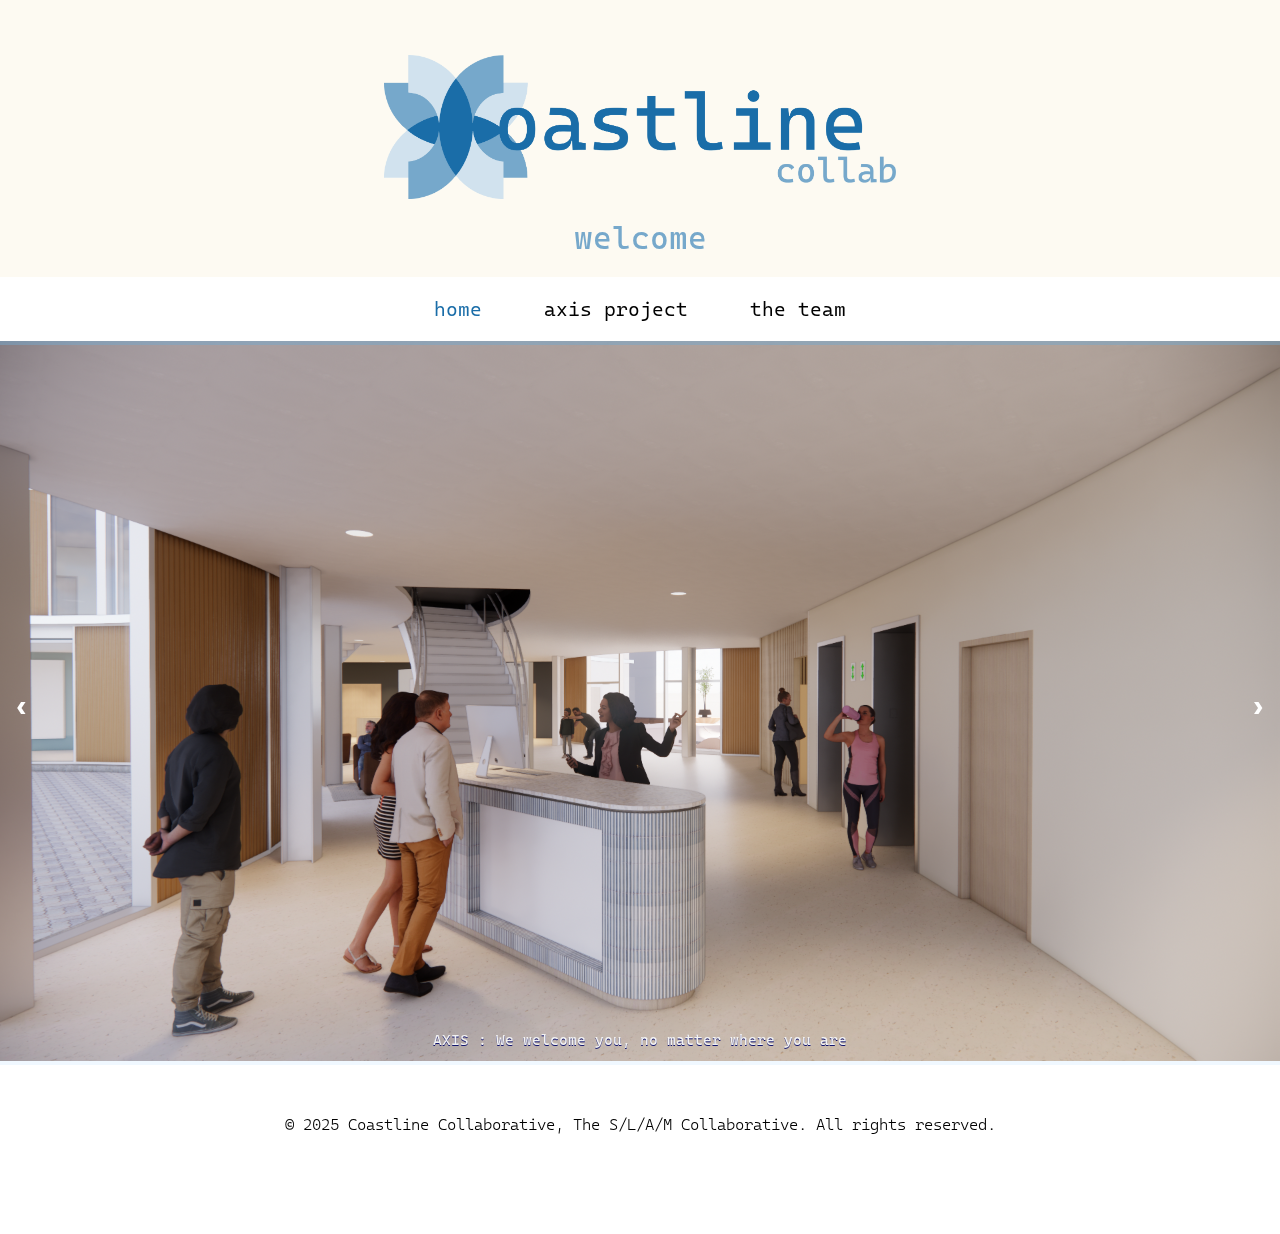
<file: index.html>
<!DOCTYPE html>
<html>
<head>
	<meta charset="utf-8">
	<meta name="viewport" content="width=device-width, initial-scale=1">
	<title>Coastline Collaborative</title>
	<link rel="icon" type="image/x-icon" href="img/branding/Logo Final Icon.png">

	<link rel="stylesheet" type="text/css" href="css/styles.css">
	<link rel="stylesheet" type="text/css" href="css/carousel-style.css">
	<link rel="stylesheet" type="text/css" href="css/wave_anim.css">
	<style>
		@import url('https://fonts.googleapis.com/css2?family=Cascadia+Code:ital,wght@0,200..700;1,200..700&display=swap');
	</style>
</head>
<body>
	<header>
		<div class="wave-container">
			<div class="ocean">
				<div class="wave"></div>
				<div class="wave"></div>
			</div>
		</div>

		<div class="welcome">
			<img src="img/branding/Logo Final Full.png" id="logo">
			<h1>welcome</h1>
		</div>
	</header>
	
	<nav>
		<ul class="header-nav">
			<li>home</li>
			<li><a href="project.html">axis project</a></li>
			<li><a href="team.html">the team</a></li>
		</ul>
	</nav>

	<div class="carousel-container">
		<div class="slide fade">
			<img src="img/proj/renders/spaces/ENTRANCE.png" style="width: 100%">
			<div class="caption">AXIS : We welcome you, no matter where you are</div>
		</div>
		<div class="slide fade">
			<img src="img/proj/renders/spaces/CAFE.png" style="width: 100%">
			<div class="caption">Caf&eacute; : Open every day 9AM - 9PM</div>
		</div>
		<div class="slide fade">
			<img src="img/proj/renders/spaces/COMMUNITY KITCHEN 2.png" style="width: 100%">
			<div class="caption">Community Kitchen : East/West Cooking Workshop this Wednesday</div>
		</div>
		<div class="slide fade">
			<img src="img/proj/renders/spaces/DISCOVERY HALL.png" style="width: 100%">
			<div class="caption">Discovery Hall : Open 24/7 (for those with access)</div>
		</div>
		<div class="slide fade">
			<img src="img/proj/renders/spaces/ENTERTAINMENT.png" style="width: 100%">
			<div class="caption">This Week in Axis Entertainment : Come see The Happy Fits LIVE from both sides of the country</div>
		</div>
		<div class="slide fade">
			<img src="img/proj/renders/spaces/PORTAL.png" style="width: 100%">
			<div class="caption">Portal : See what's going on at Axis from across the country</div>
		</div>
		<div class="slide fade">
			<img src="img/proj/renders/spaces/VR-AR ROOM.png" style="width: 100%">
			<div class="caption">VR/AR : Experience the East & West Coasts like never before</div>
		</div>
		<div class="slide fade">
			<img src="img/proj/renders/spaces/YOGA RM.png" style="width: 100%">
			<div class="caption">Fitness & Wellness : Yoga classes free of charge this Sunday</div>
		</div>

		<a class="prev" onclick="plusSlides(-1)">&#10094;</a>
  		<a class="next" onclick="plusSlides(1)">&#10095;</a>
		<script src="js/carousel-func.js"></script>
	</div>	

	<footer>
		<p>&copy; 2025 Coastline Collaborative, The S/L/A/M Collaborative. All rights reserved.</p>
	</footer>
		
</body>
</html>
</file>
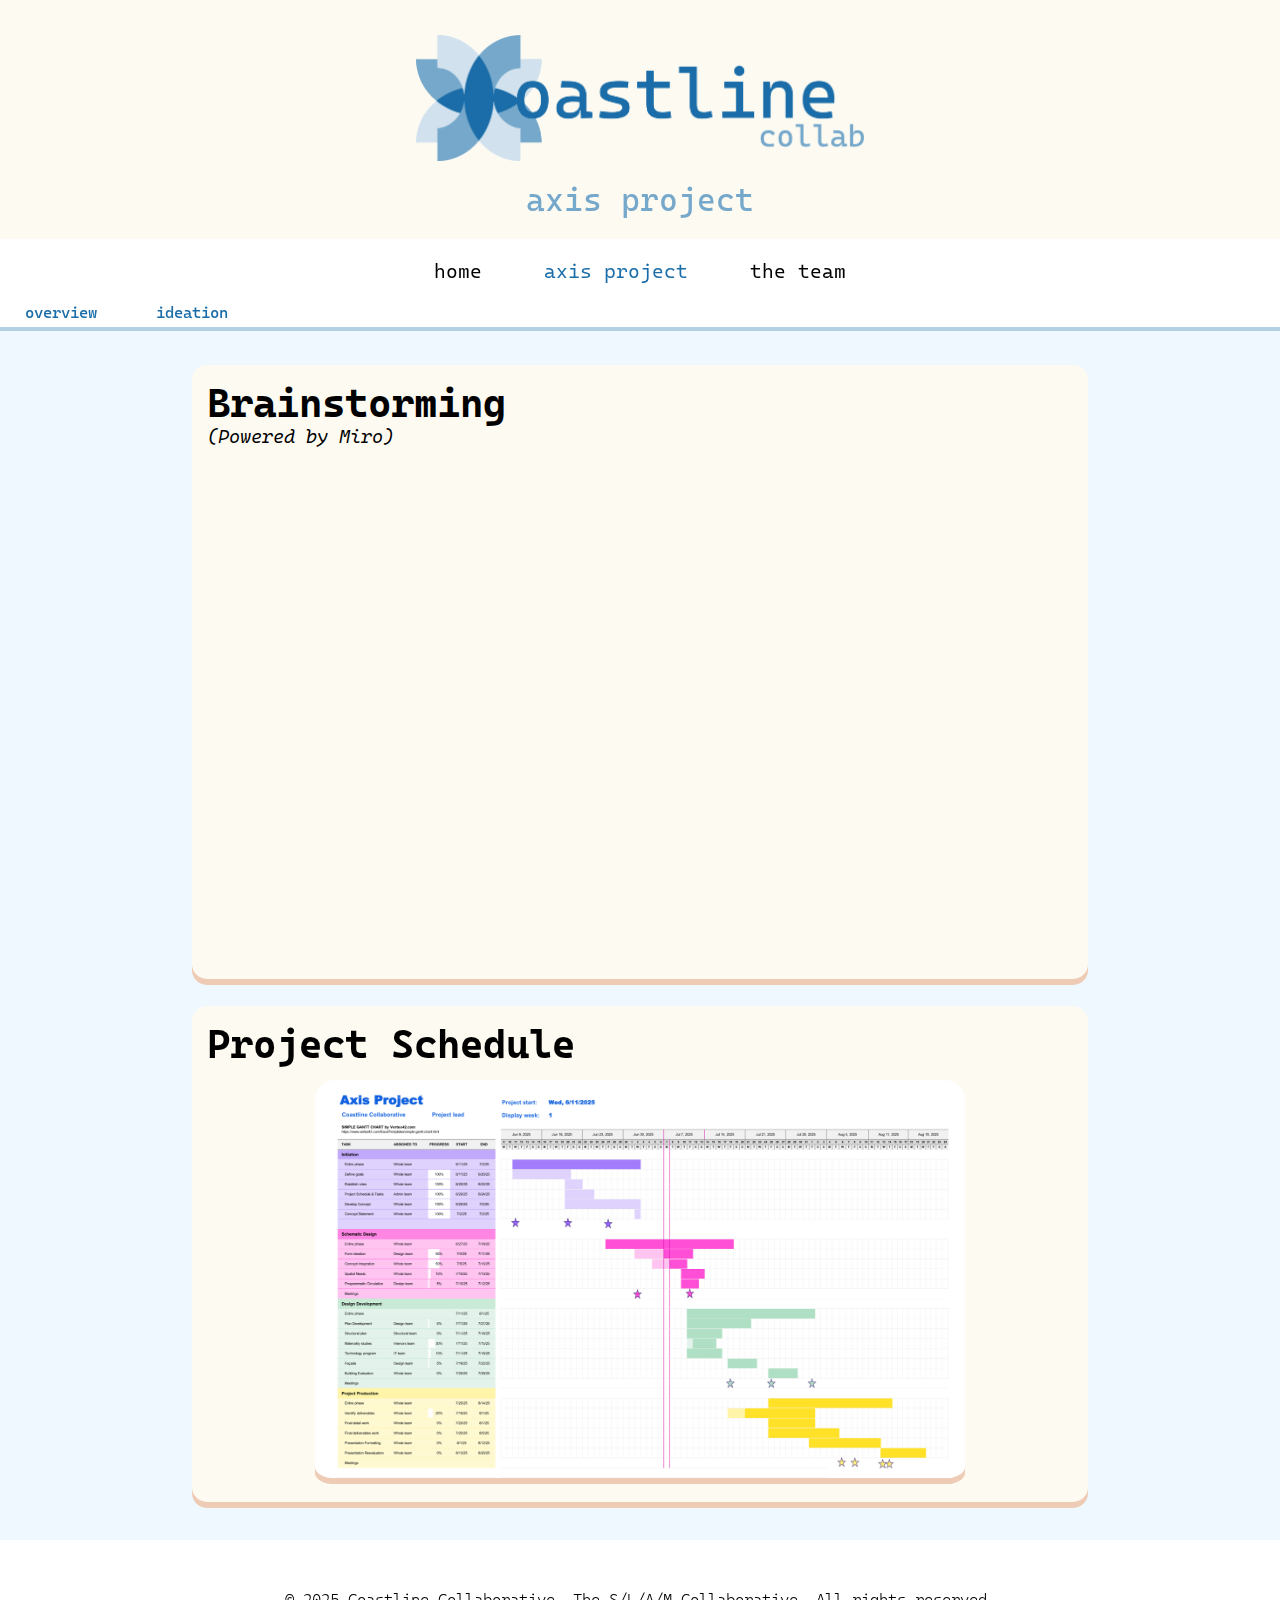
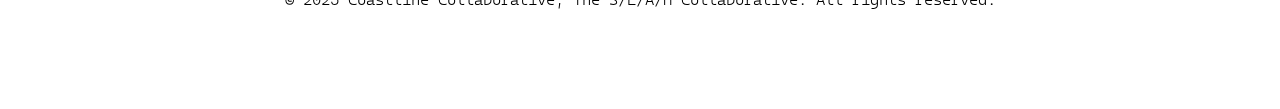
<file: project.html>
<!DOCTYPE html>
<html>
<head>
	<meta charset="utf-8">
	<meta name="viewport" content="width=device-width, initial-scale=1">
	<title>Coastline - Axis Project</title>
	<link rel="icon" type="image/x-icon" href="img/branding/Logo Final Icon.png">

	<link rel="stylesheet" type="text/css" href="css/styles.css">
	<link rel="stylesheet" type="text/css" href="css/proj_style.css">
	<link rel="stylesheet" type="text/css" href="css/wave_anim.css">
	<style>
		@import url('https://fonts.googleapis.com/css2?family=Cascadia+Code:ital,wght@0,200..700;1,200..700&display=swap');
	</style>
</head>
<body>
	<header>
		<div class="wave-container">
			<div class="ocean">
				<div class="wave"></div>
				<div class="wave"></div>
			</div>
		</div>

		<img src="img/branding/Logo Final Full.png" id="logo">
		<h1>axis project</h1>
	</header>

	<nav>
		<ul class="header-nav">
			<li><a href="index.html">home</a></li>
			<li>axis project</li>
			<li><a href="team.html">the team</a></li>
		</ul>
	</nav>
	<nav>
		<ul class="subheader-nav">
			<li>overview</li>
			<li>ideation</li>
			<li></li>
		</ul>
	</nav>

	

	<div class="body-container">
		<div class="block-container" id="miro-block">
			<h2>Brainstorming</h2>
			<h3><i>(Powered by Miro)</i></h3>
			<iframe class="miro-board" width="1000" height="500" src="https://miro.com/app/live-embed/uXjVInhLu2U=/?embedMode=view_only_without_ui&moveToViewport=37438,-6180,40746,19680&embedId=715825984166" frameborder="0" scrolling="no" allow="fullscreen; clipboard-read; clipboard-write" allowfullscreen></iframe>
		</div>

		<div class="block-container" id="schedule-block">
			<h2>Project Schedule</h2>
			<img src="img/proj/proj-schedule.png" id="proj-schedule">
		</div>
	</div>

	<footer>
		<p>&copy; 2025 Coastline Collaborative, The S/L/A/M Collaborative. All rights reserved.</p>
	</footer>

</body>
</html>
</file>
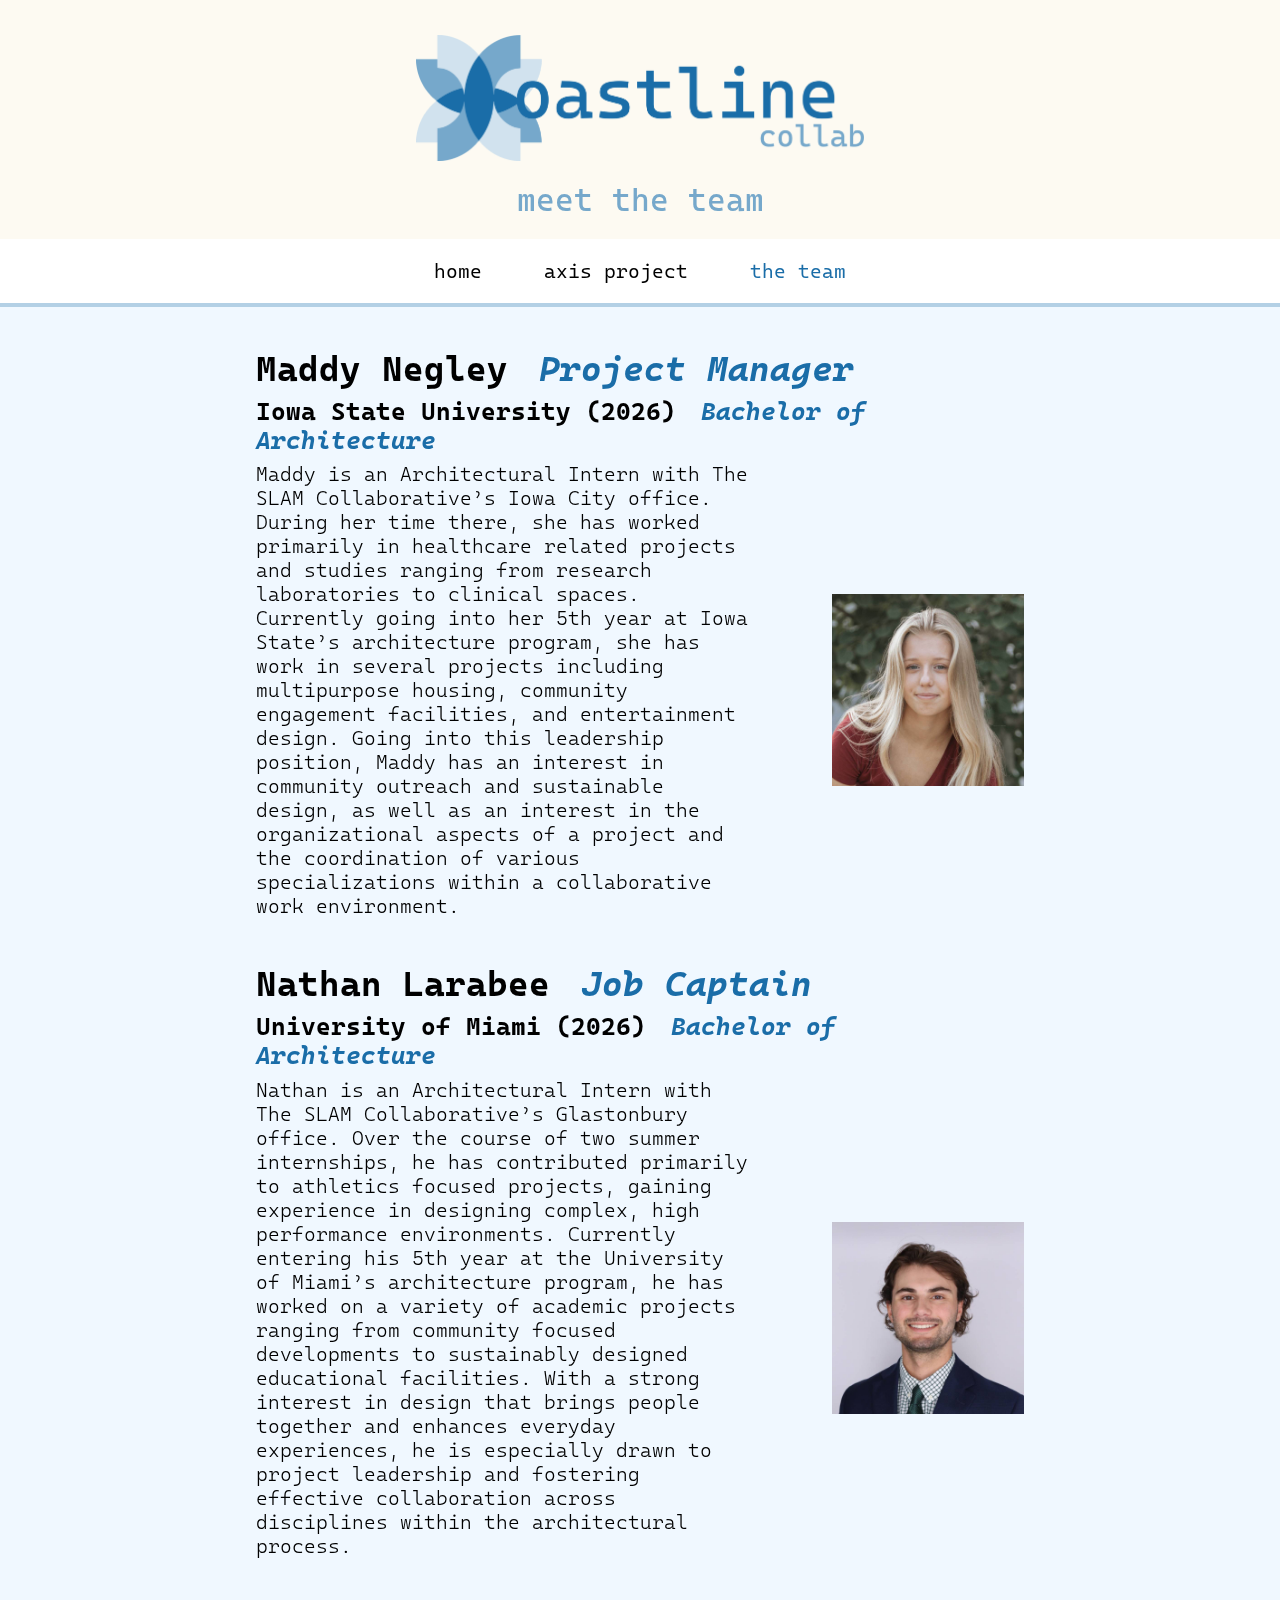
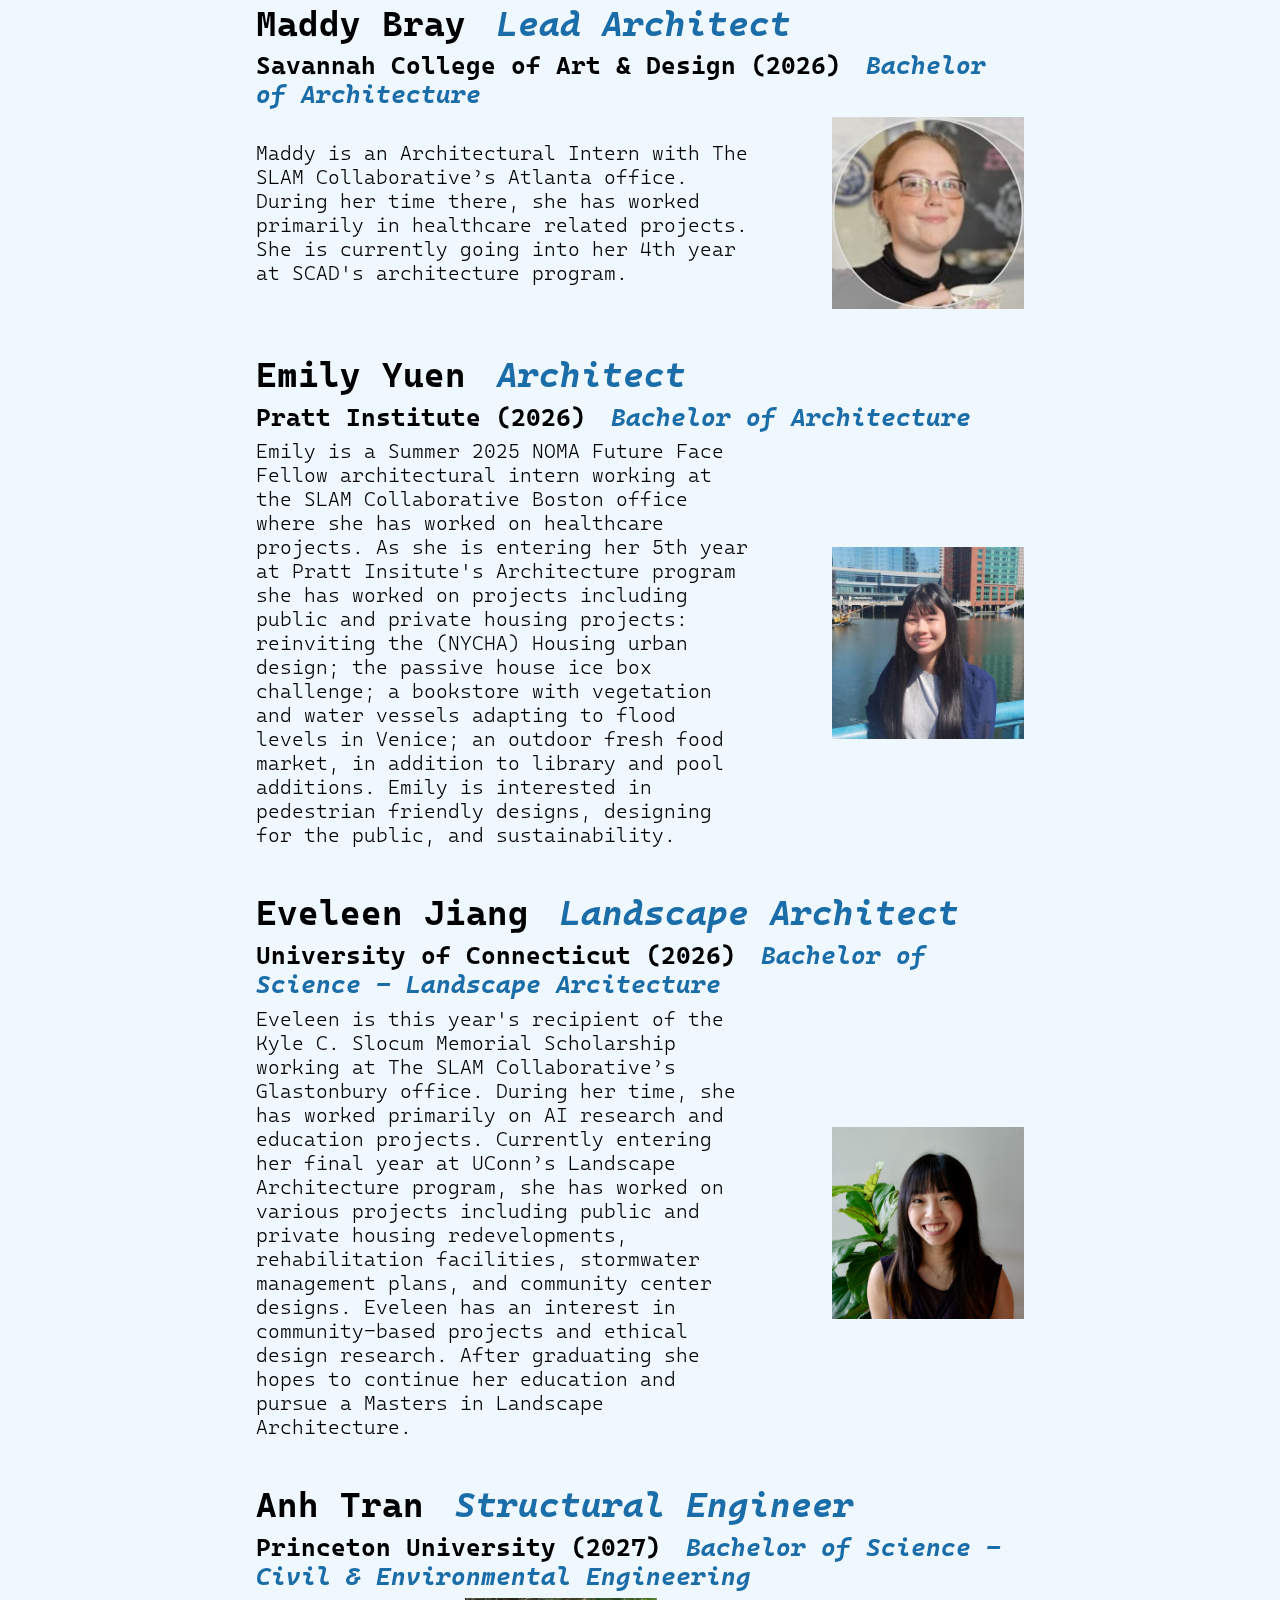
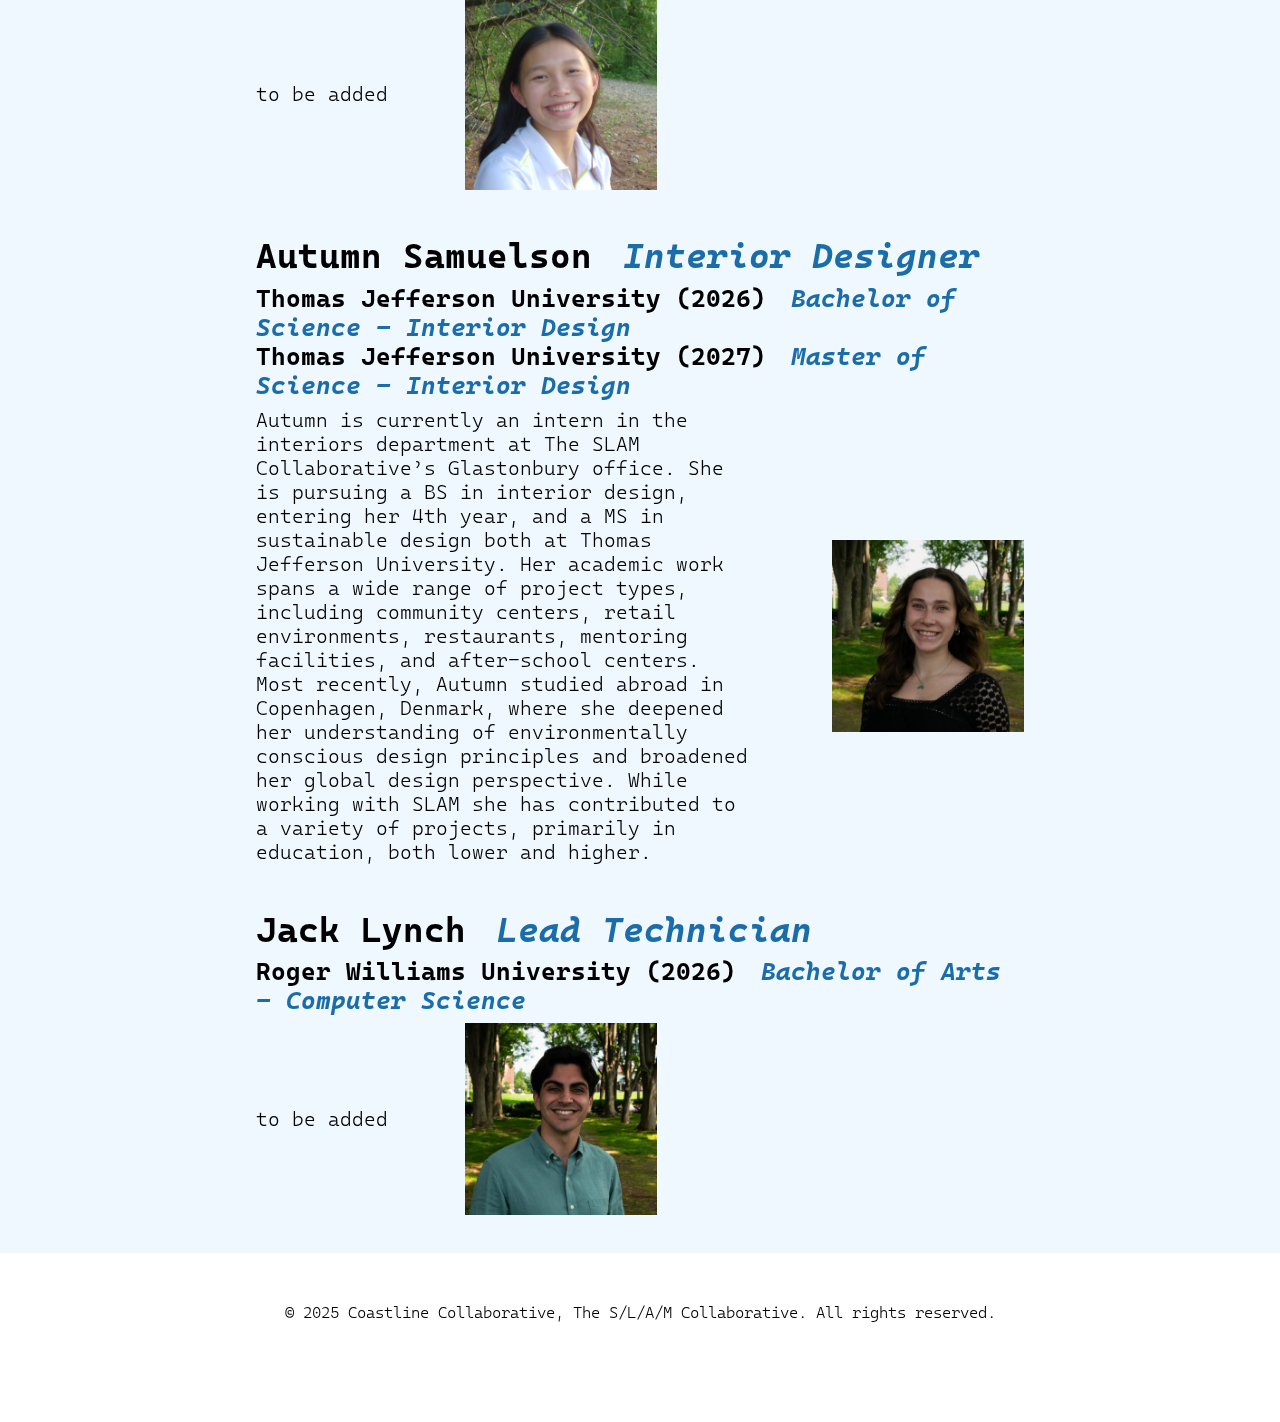
<file: team.html>
<!DOCTYPE html>
<html>
<head>
	<meta charset="utf-8">
	<meta name="viewport" content="width=device-width, initial-scale=1">
	<title>Coastline - The Team</title>
	<link rel="icon" type="image/x-icon" href="img/branding/Logo Final Icon.png">

	<link rel="stylesheet" type="text/css" href="css/styles.css">
	<link rel="stylesheet" type="text/css" href="css/team_style.css">
	<link rel="stylesheet" type="text/css" href="css/wave_anim.css">

	<style>
		@import url('https://fonts.googleapis.com/css2?family=Cascadia+Code:ital,wght@0,200..700;1,200..700&display=swap');
	</style>
</head>
<body>
	<header>
		<div class="wave-container">
			<div class="ocean">
				<div class="wave"></div>
				<div class="wave"></div>
			</div>
		</div>

		<img src="img/branding/Logo Final Full.png" id="logo">
		<h1>meet the team</h1>
	</header>
	
	<nav>
		<ul class="header-nav">
			<li><a href="index.html">home</a></li>
			<li><a href="project.html">axis project</a></li>
			<li>the team</li>
		</ul>
	</nav>

	<div id="maddyn" class="member">
		<h2 class="title"><span class="name">Maddy Negley</span> Project Manager</h2>
		<h3 class="academics"><span class="school">Iowa State University (2026)</span> Bachelor of Architecture</h3>
		
		<div class="info">
			<p class="bio">Maddy is an Architectural Intern with The SLAM Collaborative’s Iowa City office. During her time there, she has worked primarily in healthcare related projects and studies ranging from research laboratories to clinical spaces. Currently going into her 5th year at Iowa State’s architecture program, she has work in several projects including multipurpose housing, community engagement facilities, and entertainment design. Going into this leadership position, Maddy has an interest in community outreach and sustainable design, as well as an interest in the organizational aspects of a project and the coordination of various specializations within a collaborative work environment.</p>
			<img src="img/Maddy Negley Headshot.jpg" id="maddyn_pic" class="headshot">
		</div>
	</div>

	<div id="nathan" class="member">
		<h2 class="title"><span class="name">Nathan Larabee</span> Job Captain</h2>
		<h3 class="academics"><span class="school">University of Miami (2026)</span> Bachelor of Architecture</h3>
		
		<div class="info">
			<p class="bio">Nathan is an Architectural Intern with The SLAM Collaborative’s Glastonbury office. Over the course of two summer internships, he has contributed primarily to athletics focused projects, gaining experience in designing complex, high performance environments. Currently entering his 5th year at the University of Miami’s architecture program, he has worked on a variety of academic projects ranging from community focused developments to sustainably designed educational facilities. With a strong interest in design that brings people together and enhances everyday experiences, he is especially drawn to project leadership and fostering effective collaboration across disciplines within the architectural process.</p>
			<img src="img/Nathan_Larabee_Headshot.jpg" id="nathan_pic" class="headshot">
		</div>
	</div>

	<div id="maddyb" class="member">
		<h2 class="title"><span class="name">Maddy Bray</span> Lead Architect</h2>
		<h3 class="academics"><span class="school">Savannah College of Art & Design (2026)</span> Bachelor of Architecture</h3>
		
		<div class="info">
			<p class="bio">Maddy is an Architectural Intern with The SLAM Collaborative’s Atlanta office. During her time there, she has worked primarily in healthcare related projects. She is currently going into her 4th year at SCAD's architecture program.</p>
			<img src="img/maddy b headshot.jpg" id="maddyb_pic" class="headshot">
		</div>
	</div>

	<div id="emily" class="member">
		<h2 class="title"><span class="name">Emily Yuen</span> Architect</h2>
		<h3 class="academics"><span class="school">Pratt Institute (2026)</span> Bachelor of Architecture</h3>
		
		<div class="info">
			<p class="bio">Emily is a Summer 2025 NOMA Future Face Fellow architectural intern working at the SLAM Collaborative Boston office where she has worked on healthcare projects. As she is entering her 5th year at  Pratt Insitute's Architecture program she has worked on projects including public and private housing projects: reinviting the (NYCHA) Housing urban design; the passive house ice box challenge; a bookstore with vegetation and water vessels adapting to flood levels in Venice; an outdoor fresh food market, in addition to library and pool additions. Emily is interested in pedestrian friendly designs, designing for the public, and sustainability.</p>
			<img src="img/Headshot-Slam_Emily Yuen.JPG" id="emily_pic" class="headshot">
		</div>
	</div>

	<div id="eveleen" class="member">
		<h2 class="title"><span class="name">Eveleen Jiang</span> Landscape Architect</h2>
		<h3 class="academics"><span class="school">University of Connecticut (2026)</span> Bachelor of Science - Landscape Arcitecture</h3>
		
		<div class="info">
			<p class="bio">Eveleen is this year's recipient of the Kyle C. Slocum Memorial Scholarship working at The SLAM Collaborative’s Glastonbury office. During her time, she has worked primarily on AI research and education projects. Currently entering her final year at UConn’s Landscape Architecture program, she has worked on various projects including public and private housing redevelopments, rehabilitation facilities, stormwater management plans, and community center designs. Eveleen has an interest in community-based projects and ethical design research. After graduating she hopes to continue her education and pursue a Masters in Landscape Architecture.</p>
			<img src="img/Eveleen Jiang Headshot.jpg" id="eveleen_pic" class="headshot">
		</div>
	</div>

	<div id="anh" class="member">
		<h2 class="title"><span class="name">Anh Tran</span> Structural Engineer</h2>
		<h3 class="academics"><span class="school">Princeton University (2027)</span> Bachelor of Science - Civil & Environmental Engineering</h3>
		
		<div class="info">
			<p class="bio">to be added</p>
			<img src="img/AHN.jpg" id="anh_pic" class="headshot">
		</div>
	</div>

	<div id="autumn" class="member">
		<h2 class="title"><span class="name">Autumn Samuelson</span> Interior Designer</h2>
		<h3 class="academics"><span class="school">Thomas Jefferson University (2026)</span> Bachelor of Science - Interior Design<br><span class="school">Thomas Jefferson University (2027)</span> Master of Science - Interior Design</h3>
		
		<div class="info">
			<p class="bio">Autumn is currently an intern in the interiors department at The SLAM Collaborative’s  Glastonbury office. She is pursuing a BS in interior design, entering her 4th year, and a MS in sustainable design both at Thomas Jefferson University. Her academic work spans a wide range of project types, including community centers, retail environments, restaurants, mentoring facilities, and after-school centers. Most recently, Autumn studied abroad in Copenhagen, Denmark, where she deepened her understanding of environmentally conscious design principles and broadened her global design perspective. While working with SLAM she has contributed to a variety of projects, primarily in education, both lower and higher.</p>
			<img src="img/AUTUMN.jpg" id="autumn_pic" class="headshot">
		</div>
	</div>

	<div id="bubba" class="member">
		<h2 class="title"><span class="name">Jack Lynch</span> Lead Technician</h2>
		<h3 class="academics"><span class="school">Roger Williams University (2026)</span> Bachelor of Arts - Computer Science</h3>
		
		<div class="info">
			<p class="bio">to be added</p>
			<img src="img/jlynch.jpg" id="bubba_pic" class="headshot">
		</div>
	</div>

	<footer>
		<p>&copy; 2025 Coastline Collaborative, The S/L/A/M Collaborative. All rights reserved.</p>
	</footer>
</body>
</html>
</file>
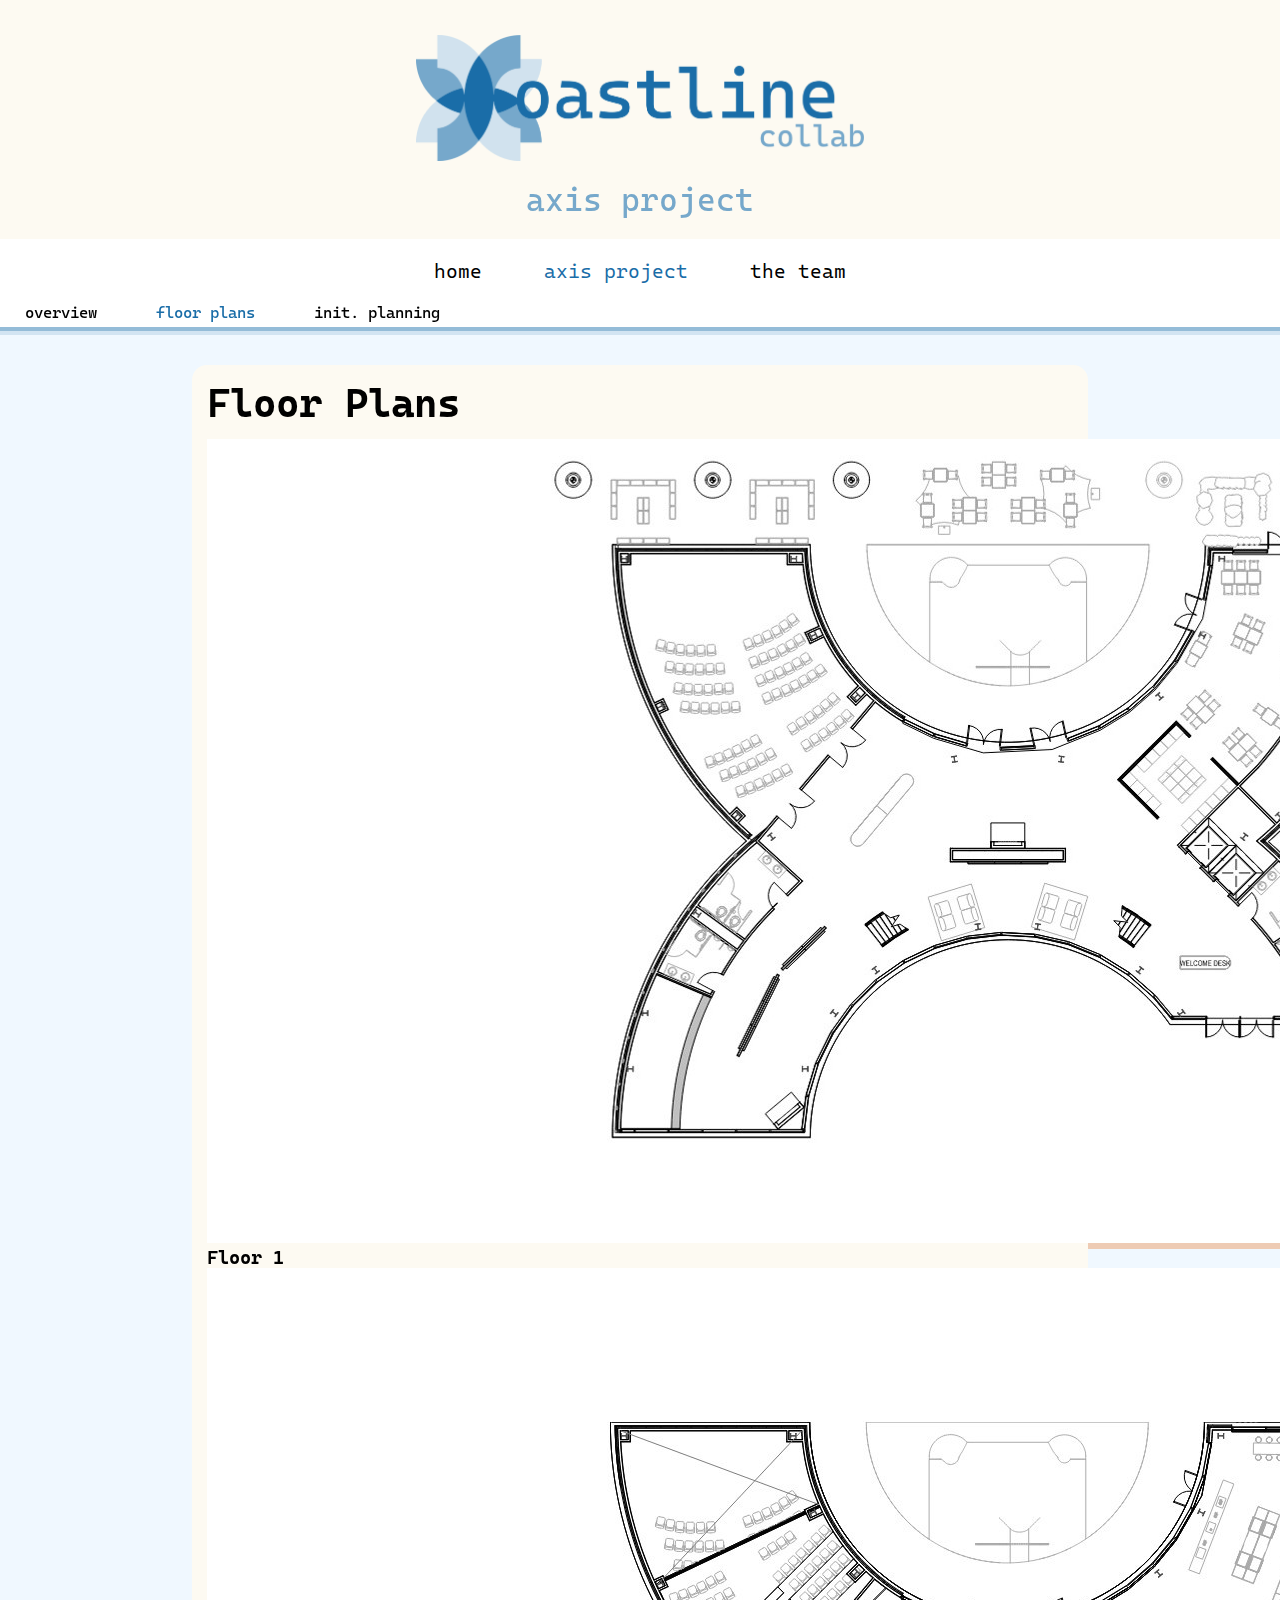
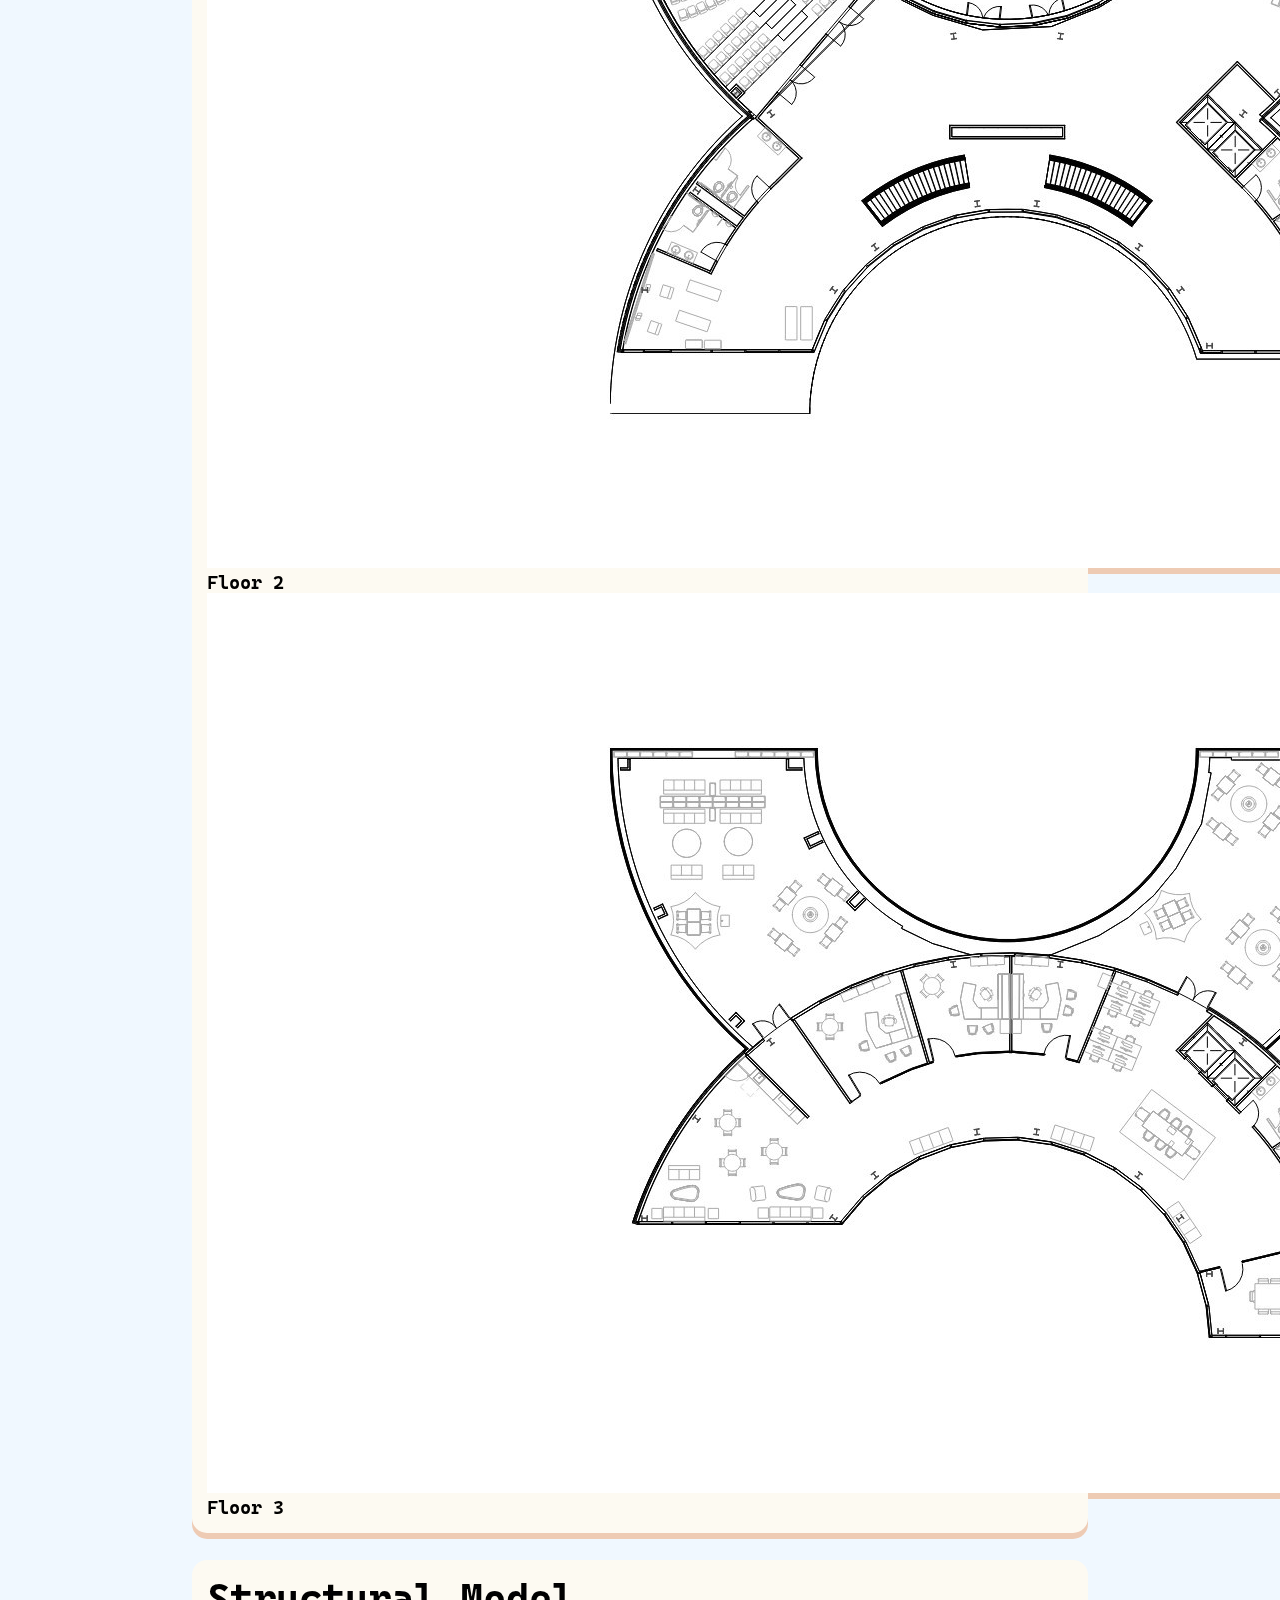
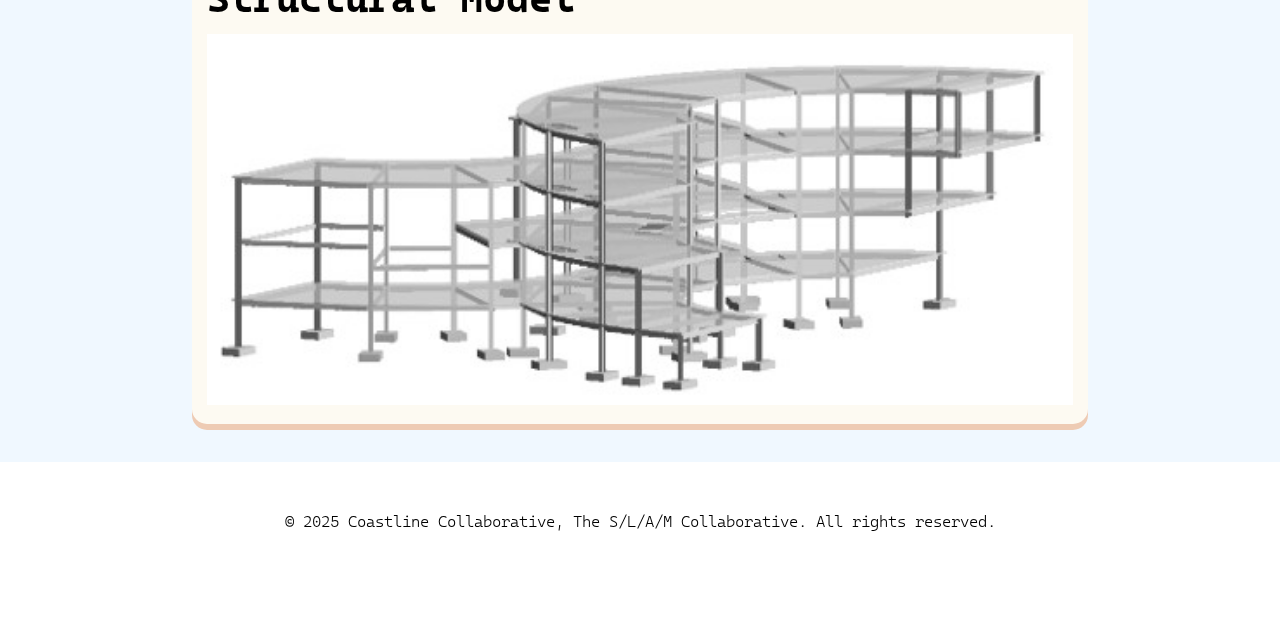
<file: project-tabs/proj-floorplans.html>
<!DOCTYPE html>
<html>
<head>
	<meta charset="utf-8">
	<meta name="viewport" content="width=device-width, initial-scale=1">
	<title>Coastline - Axis Project</title>
	<link rel="icon" type="image/x-icon" href="../img/branding/Logo Final Icon.png">

	<link rel="stylesheet" type="text/css" href="../css/styles.css">
	<link rel="stylesheet" type="text/css" href="../css/proj_style.css">
	<link rel="stylesheet" type="text/css" href="../css/carousel-style.css">
	<link rel="stylesheet" type="text/css" href="../css/wave_anim.css">
	<style>
		@import url('https://fonts.googleapis.com/css2?family=Cascadia+Code:ital,wght@0,200..700;1,200..700&display=swap');
	</style>
</head>
<body>
	<header>
		<div class="wave-container">
			<div class="ocean">
				<div class="wave"></div>
				<div class="wave"></div>
			</div>
		</div>

		<img src="../img/branding/Logo Final Full.png" id="logo">
		<h1>axis project</h1>
	</header>

	<nav>
		<ul class="header-nav">
			<li><a href="../index.html">home</a></li>
			<li>axis project</li>
			<li><a href="../team.html">the team</a></li>
		</ul>
		<nav>
			<ul class="subheader-nav">
				<li><a href="../project.html">overview</a></li>
				<li>floor plans</li>
				<li><a href="proj-ideation.html">init. planning</a></li>
			</ul>
		</nav>
	</nav>

	<!-- Things to include here:
	- Floor plans
	- Structural model -->
	
	<div class="body-container" id="floorplans">
		<div class="block-container">
			<h2>Floor Plans</h2>
			<img class="floorplan-img" src="../img/proj/floorplan1.jpg">
			<h3>Floor 1</h3>
			<img class="floorplan-img" src="../img/proj/floorplan2.jpg">
			<h3>Floor 2</h3>
			<img class="floorplan-img" src="../img/proj/floorplan3.jpg">
			<h3>Floor 3</h3>
		</div>


		<div class="block-container">
			<h2>Structural Model</h2>

			<div class="carousel-container">
				<div class="slide fade">
					<img src="../img/proj/renders/s-model1.jpg" style="width: 100%">
				</div>
				<div class="slide fade">
					<img src="../img/proj/renders/s-model2.jpg" style="width: 100%">
				</div>
				<div class="slide fade">
					<img src="../img/proj/renders/s-model3.jpg" style="width: 100%">
				</div>
				<div class="slide fade">
					<img src="../img/proj/renders/s-model4.jpg" style="width: 100%">
				</div>
				<div class="slide fade">
					<img src="../img/proj/renders/s-model5.jpg" style="width: 100%">
				</div>

				<a class="prev" onclick="plusSlides(-1)">&#10094;</a>
  				<a class="next" onclick="plusSlides(1)">&#10095;</a>
				<script src="../js/carousel-func.js"></script>
			</div>	
		</div>
	</div>
	

	<footer>
		<p>&copy; 2025 Coastline Collaborative, The S/L/A/M Collaborative. All rights reserved.</p>
	</footer>

</body>
</html>
</file>
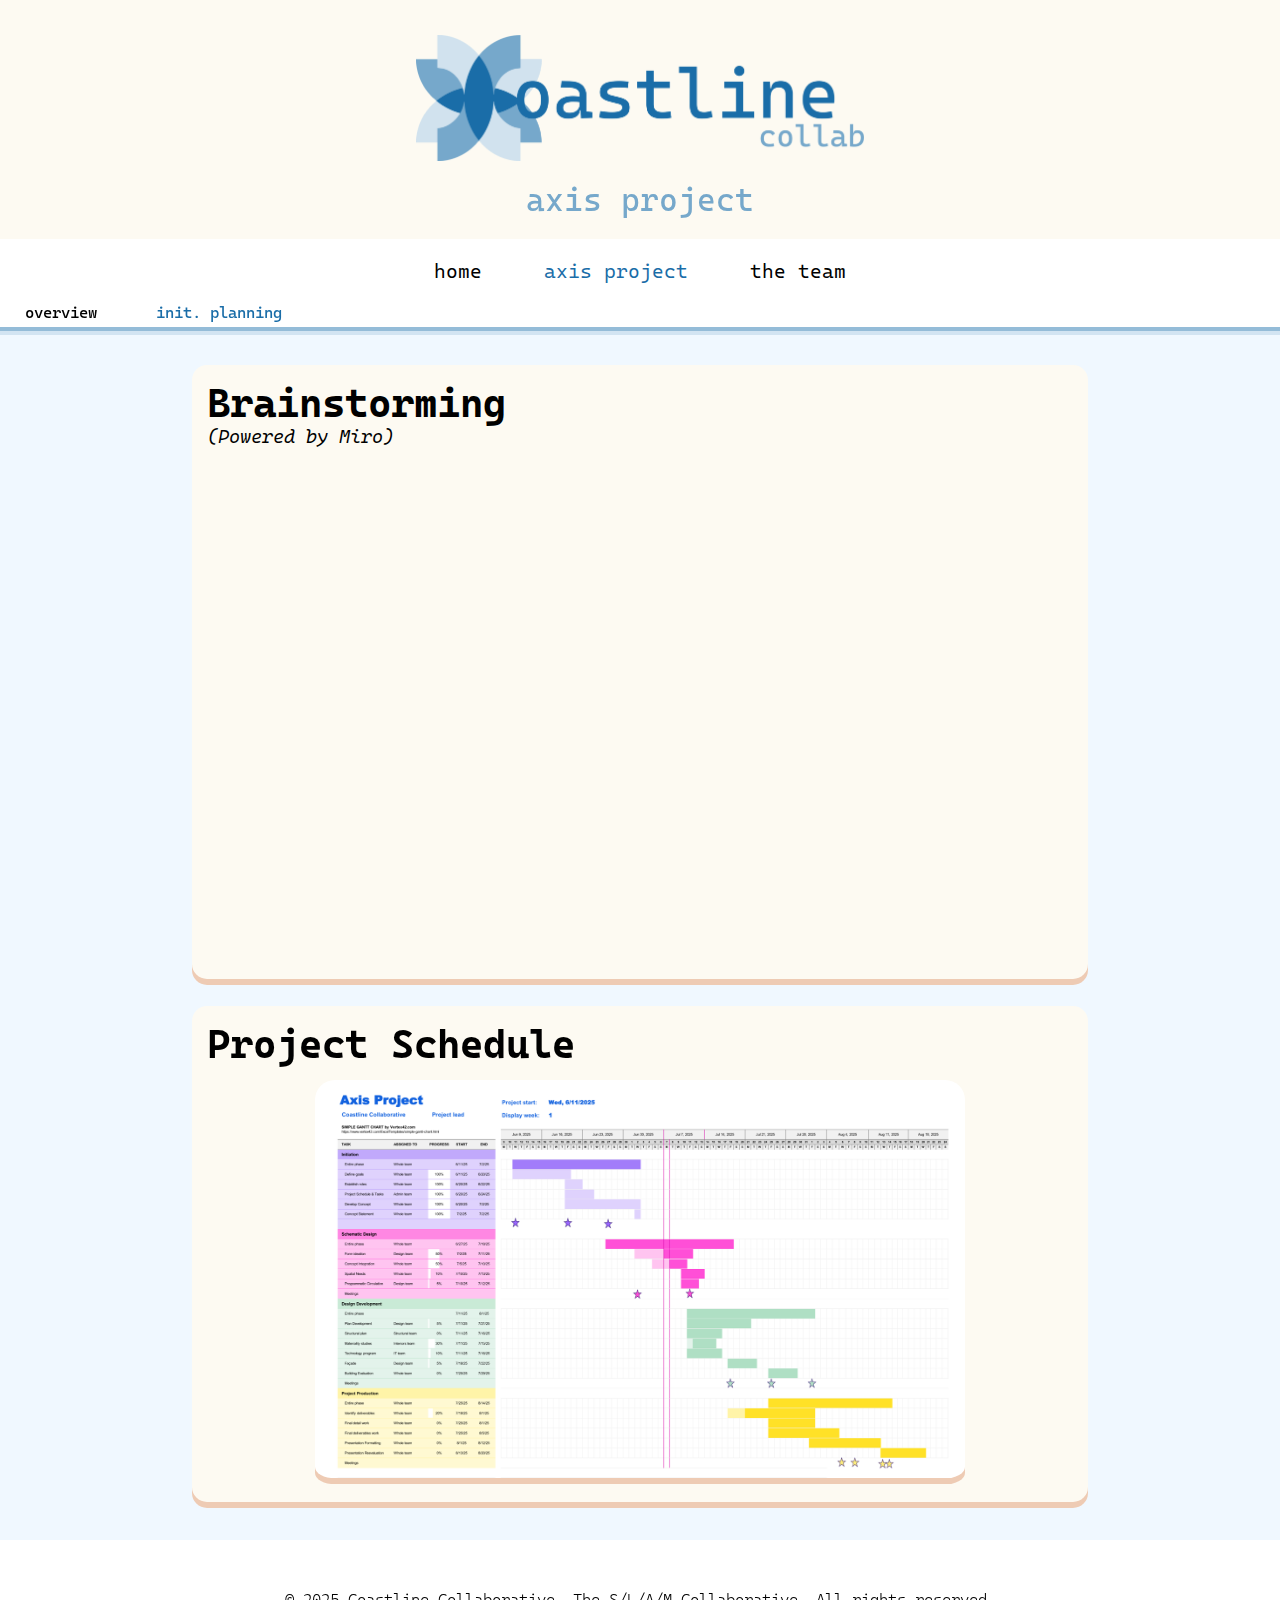
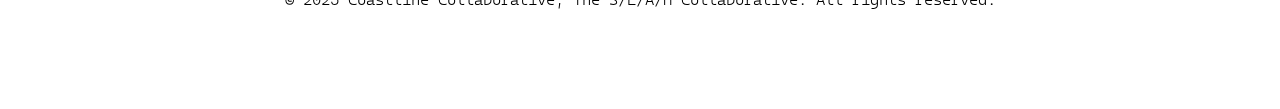
<file: project-tabs/proj-ideation.html>
<!DOCTYPE html>
<html>
<head>
	<meta charset="utf-8">
	<meta name="viewport" content="width=device-width, initial-scale=1">
	<title>Coastline - Axis Project</title>
	<link rel="icon" type="image/x-icon" href="../img/branding/Logo Final Icon.png">

	<link rel="stylesheet" type="text/css" href="../css/styles.css">
	<link rel="stylesheet" type="text/css" href="../css/proj_style.css">
	<link rel="stylesheet" type="text/css" href="../css/wave_anim.css">
	<style>
		@import url('https://fonts.googleapis.com/css2?family=Cascadia+Code:ital,wght@0,200..700;1,200..700&display=swap');
	</style>
</head>
<body>
	<header>
		<div class="wave-container">
			<div class="ocean">
				<div class="wave"></div>
				<div class="wave"></div>
			</div>
		</div>

		<img src="../img/branding/Logo Final Full.png" id="logo">
		<h1>axis project</h1>
	</header>

	<nav>
		<ul class="header-nav">
			<li><a href="../index.html">home</a></li>
			<li>axis project</li>
			<li><a href="../team.html">the team</a></li>
		</ul>

		<nav>
			<ul class="subheader-nav">
				<li><a href="../project.html">overview</a></li>
				<li>init. planning</li>
				<li></li>
			</ul>
		</nav>
	</nav>

	

	<div class="body-container">
		<div class="block-container" id="miro-block">
			<h2>Brainstorming</h2>
			<h3><i>(Powered by Miro)</i></h3>
			<iframe class="miro-board" width="1000" height="500" src="https://miro.com/app/live-embed/uXjVInhLu2U=/?embedMode=view_only_without_ui&moveToViewport=37438,-6180,40746,19680&embedId=715825984166" frameborder="0" scrolling="no" allow="fullscreen; clipboard-read; clipboard-write" allowfullscreen></iframe>
		</div>

		<div class="block-container" id="schedule-block">
			<h2>Project Schedule</h2>
			<img src="../img/proj/proj-schedule.png" id="proj-schedule">
		</div>
	</div>

	<footer>
		<p>&copy; 2025 Coastline Collaborative, The S/L/A/M Collaborative. All rights reserved.</p>
	</footer>

</body>
</html>
</file>
<file: css/styles.css>
* {
	padding: 0;
	margin: 0;
}

body {
	background-color: aliceblue;
	font-family: "Cascadia Code", sans-serif;
}

header {
	padding-top: 5px;
	background-color: rgba(255, 250, 240, 0.85);
}

nav {
	position: sticky;
	top: 0;
	z-index: 999;
	background-color: white;
	filter: drop-shadow(0px 4px 0px rgba(118, 168, 203, 0.5));

}

h1 {
	color: #76A8CB;
	padding-bottom: 20px;
	text-align: center;
	font-weight: 400;
}

.header-nav {
	list-style-type: none;
	text-align: center;
	margin: auto;
	padding: 20px;
	font-size: 20px;
	font-weight: 350;
	transition: padding 0.2s ease-in-out, font-size 0.2s ease-in-out;
}

.header-nav:hover {
	padding: 30px;
	font-size: 22px;
}



.header-nav li {
	display: inline;
	padding-inline: 25px;
	color: #1A6DA8;
}

.subheader-nav li {
	display: inline;
	padding-inline: 25px;
	color: #1A6DA8;
}

a {
	color: black;
	text-decoration: none;
	
	transition: font-size 0.2s ease-in-out, color 0.2s ease-in-out;
}

.subheader-nav {
	padding-bottom: 5px;
}

.subheader-nav a {
	color: black;
	text-decoration: none;
	
	transition: color 0.2s ease-in-out;
}

a:hover {
	color: #76A8CB;
	font-size: 24px;
}


.subheader-nav a:hover {
	color: #76A8CB;
	font-size: 16px;
}

p {
	font-weight: 300;
}

footer {
	padding-bottom: 100px;
	padding-top: 50px;
	text-align: center;
	font-size: 10;
	background-color: white;
	font-weight: 250;
}

#logo {
	width: 40%;
	max_width: 300px;
	height: auto;
	margin: 50px auto 20px auto;
	display: block;
}

#powerpoint {
	display: block;
	margin-top: 1%;
	margin-left: auto;
	margin-right: auto;
	margin-bottom: 1%;
	border-radius: 20px;
	filter: drop-shadow(0px 6px 0px #eecbb4);
}

#home-carousel {
	filter: drop-shadow(-30px 5px 50px #728ecf);
}
</file>
<file: css/carousel-style.css>
* {
  box-sizing:border-box;
}

/* Slideshow container */
.carousel-container {
  position: relative;
}

/* Hide the images by default */
.slide {
  display: none;
}

/* Next & previous buttons */
.prev, .next {
  cursor: pointer;
  position: absolute;
  top: 50%;
  width: auto;
  margin-top: -22px;
  padding: 16px;
  color: white;
  font-weight: bold;
  font-size: 18px;
  transition: 0.6s ease;
  border-radius: 0 3px 3px 0;
  user-select: none;
}

/* Position the "next button" to the right */
.next {
  right: 0;
  border-radius: 3px 0 0 3px;
}

/* On hover, add a black background color with a little bit see-through */
.prev:hover, .next:hover {
  background-color: rgba(0,0,0,0.8);
}

/* Caption text */
.caption {
  color: #f2f2f2;
  font-size: 15px;
  padding: 8px 12px;
  position: absolute;
  bottom: 8px;
  width: 100%;
  text-align: center;
  filter: drop-shadow(0px 1px 0px #12156e);
}

/* The dots/bullets/indicators */
.dot {
  cursor: pointer;
  height: 15px;
  width: 15px;
  margin: 0 2px;
  background-color: #bbb;
  border-radius: 50%;
  display: inline-block;
  transition: background-color 0.6s ease;
}

.active, .dot:hover {
  background-color: #717171;
}

/* Fading animation */
.fade {
  animation-name: fade;
  animation-duration: 1.5s;
}

@keyframes fade {
  from {opacity: .4}
  to {opacity: 1}
}
</file>
<file: css/wave_anim.css>
/*wave effect made by Daag on CodePen*/

body { 
  overflow-x: hidden;
}

.ocean {
  z-index: -1;
  width: 100%;
  position: absolute;
  bottom: 65%;
  left: 0;
  background: #015871;
}

.wave {
  background: url(https://cdn.kcak11.com/codepen_assets/wave_animation/wave.svg) repeat-x;
  position: absolute;
  top: -180px;
  width: 6400px;
  height: 198px;
  animation: wave 7s cubic-bezier(0.36, 0.45, 0.63, 0.53) infinite;
  transform: translate3d(0, 0, 0);
}

.wave:nth-of-type(2) {
  top: -175px;
  animation: wave 7s cubic-bezier(0.36, 0.45, 0.63, 0.53) -0.125s infinite, swell 7s ease -1.25s infinite;
  opacity: 1;
}

@keyframes wave {
  0% {
    margin-left: 0;
  }
  100% {
    margin-left: -1600px;
  }
}

@keyframes swell {
  0%,
	100% {
    transform: translate3d(0, -25px, 0);
  }
  50% {
    transform: translate3d(0, 5px, 0);
  }
}
.endWave{
	display:none;
}
</file>
<file: css/proj_style.css>
h2 {
	font-size: 40px;
	margin-bottom: 1.5%;
}

#logo {
	width: 35%;
	max_width: 300px;
	height: auto;
	margin: 30px auto 20px auto;
	display: block;
}

.body-container {
	margin: 3% 15% 3% 15%;
}

.block-container {
	padding: 15px;
	background-color: rgba(253,250,242,255);
	border-radius: 15px;
	margin-bottom: 3%;
	filter: drop-shadow(0px 6px 0px #eecbb4);
}

.inline-block {
	display: inline-block;
	width: auto;
	padding: 15px;
	background-color: rgba(253,250,242,255);
	border-radius: 15px;
	margin-bottom: 3%;
	filter: drop-shadow(0px 6px 0px #eecbb4);
}

#miro-block iframe {
	display: block;
	margin-left: auto;
	margin-right: auto;
	padding-bottom: 1%;
	border-radius: 20px;
	filter: drop-shadow(0px 6px 0px #eecbb4);
}

#miro-block h2 {
	margin-bottom: 0;
}

#miro-block h3 {
	margin-bottom: 1%;
	font-weight: 350;
}

#proj-schedule {
	display: block;
	margin-left: auto;
	margin-right: auto;
	padding-bottom: 1%;
	width: 75%;
	border-radius: 20px;
	filter: drop-shadow(0px 6px 0px #eecbb4);
}

.location {
	color: #1A6DA8;
}
</file>
<file: css/team_style.css>
h2 {
	font-size: 35px;
	font-style: italic;
	color: #1A6DA8;
	margin: 0;
	padding: 0;

	padding-top: 1%;
}

h3 {
	font-size: 25px;
	font-style: italic;
	color: #1A6DA8;
	margin: 0;
	padding: 0;

	padding-top: 1%;
	padding-bottom: 1%;
}

.member {
	margin: 3% 20% 3% 20%;
	
}

.info {
	display: flex;
	align-items: center;
}

.name {
	color: black;
	font-style: normal;
	margin: 0;
	padding: 0;

	margin-right: 10px;
}

.school {
	color: black;
	font-style: normal;
	margin: 0;
	padding: 0;

	margin-right: 10px;
}

.bio {
	font-size: 20px;
	text-align: left;
	margin-right: 10%;
}

.headshot {
	width: 25%;
	display: inline;
	margin: 0;
	padding: 0;
}

#logo {
	width: 35%;
	max_width: 300px;
	height: auto;
	margin: 30px auto 20px auto;
	display: block;
}
</file>
